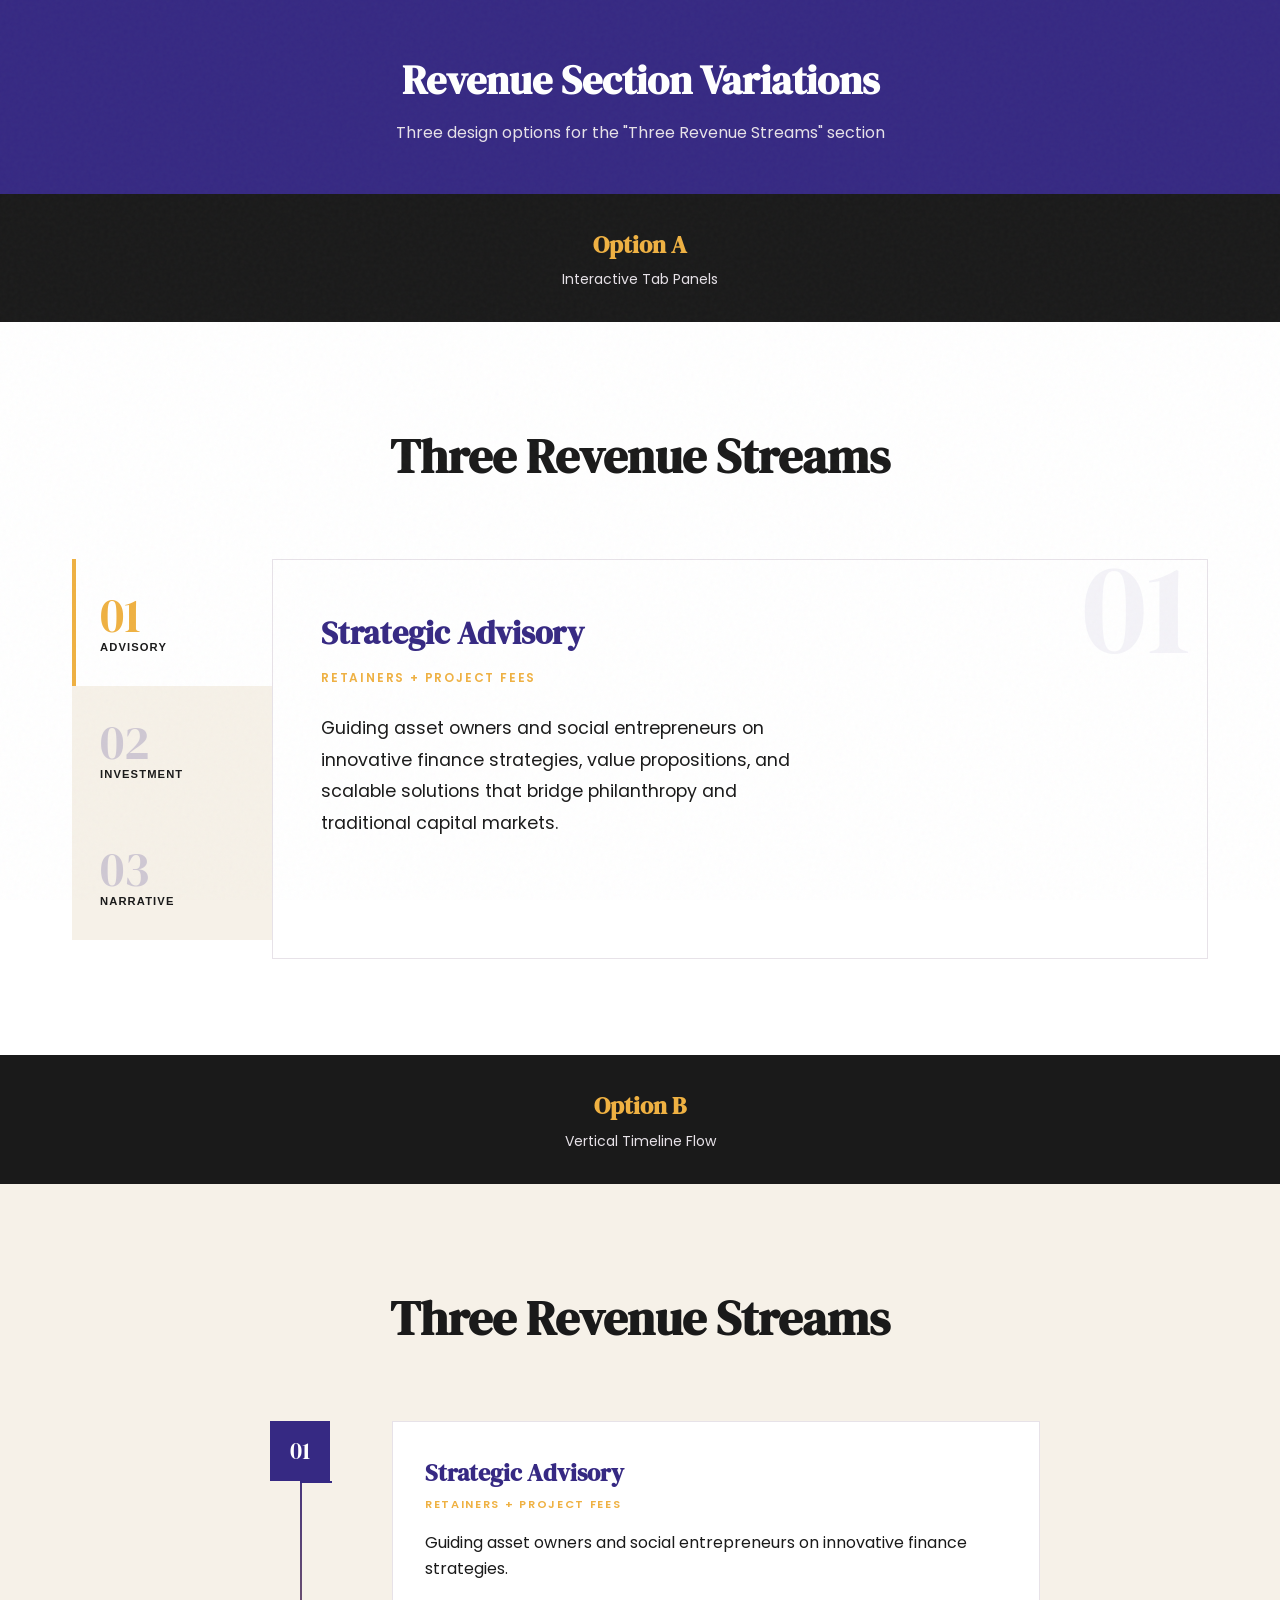
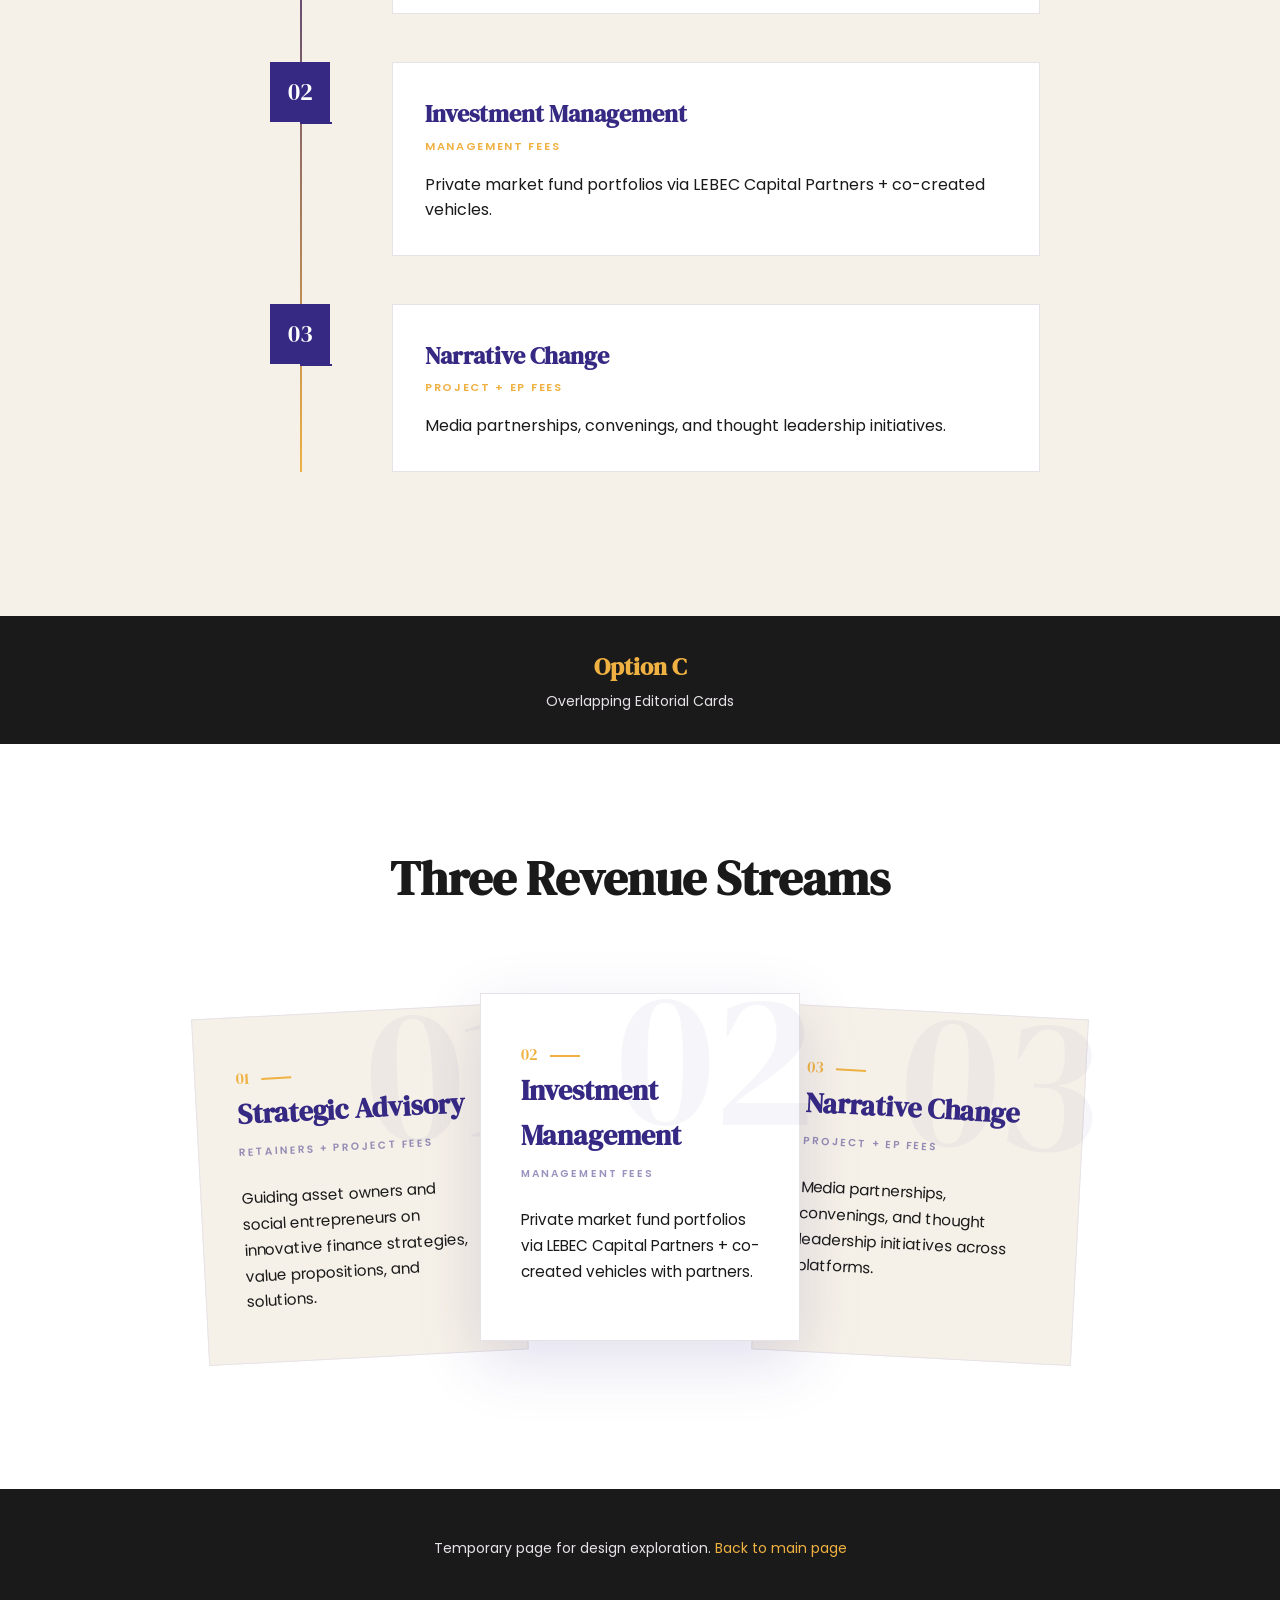
<file: section-revenue.html>
<!DOCTYPE html>
<html lang="en">
<head>
  <meta charset="UTF-8">
  <meta name="viewport" content="width=device-width, initial-scale=1.0">
  <title>Revenue Section Variations | LEBEC</title>
  <meta name="robots" content="noindex, nofollow">

  <!-- Fonts -->
  <link rel="preconnect" href="https://fonts.googleapis.com">
  <link rel="preconnect" href="https://fonts.gstatic.com" crossorigin>
  <link href="https://fonts.googleapis.com/css2?family=DM+Serif+Display:ital@0;1&family=Poppins:wght@400;500;600;700&display=swap" rel="stylesheet">

  <style>
    /* ===========================================
       BASE STYLES & VARIABLES
       =========================================== */

    :root {
      --royal: #362983;
      --royal-dark: #2a1f66;
      --royal-light: #4a3a9f;
      --mustard: #EFB142;
      --mustard-dark: #d9a03a;
      --olive: #3FA162;
      --ivory: #F6F1E8;
      --lilac: #E7E2E8;
      --sky: #CFDFE8;
      --mint: #CEDDC7;
      --black: #1a1a1a;
      --white: #FFFFFF;

      --font-display: 'DM Serif Display', Georgia, serif;
      --font-body: 'Poppins', system-ui, sans-serif;
    }

    * {
      margin: 0;
      padding: 0;
      box-sizing: border-box;
    }

    body {
      font-family: var(--font-body);
      background: var(--ivory);
      color: var(--black);
      line-height: 1.6;
    }

    /* Noise texture overlay */
    .noise {
      position: fixed;
      top: 0;
      left: 0;
      width: 100%;
      height: 100%;
      pointer-events: none;
      z-index: 9999;
      opacity: 0.03;
      background-image: url("data:image/svg+xml,%3Csvg viewBox='0 0 256 256' xmlns='http://www.w3.org/2000/svg'%3E%3Cfilter id='noise'%3E%3CfeTurbulence type='fractalNoise' baseFrequency='0.9' numOctaves='4' stitchTiles='stitch'/%3E%3C/filter%3E%3Crect width='100%25' height='100%25' filter='url(%23noise)'/%3E%3C/svg%3E");
    }

    .container {
      max-width: 1200px;
      margin: 0 auto;
      padding: 0 2rem;
    }

    /* Page Header */
    .page-header {
      background: var(--royal);
      color: var(--white);
      padding: 3rem 0;
      text-align: center;
    }

    .page-header h1 {
      font-family: var(--font-display);
      font-size: 2.5rem;
      margin-bottom: 0.5rem;
    }

    .page-header p {
      color: var(--lilac);
      font-size: 1rem;
    }

    /* Section Divider */
    .section-divider {
      padding: 2rem 0;
      text-align: center;
      background: var(--black);
      color: var(--white);
    }

    .section-divider h2 {
      font-family: var(--font-display);
      font-size: 1.5rem;
      color: var(--mustard);
      margin-bottom: 0.25rem;
    }

    .section-divider p {
      font-size: 0.875rem;
      color: var(--lilac);
    }

    /* ===========================================
       OPTION A: INTERACTIVE TAB PANELS
       =========================================== */

    .option-a {
      background: var(--white);
      padding: 6rem 0;
    }

    .option-a .section-title {
      font-family: var(--font-display);
      font-size: clamp(2rem, 5vw, 3rem);
      text-align: center;
      margin-bottom: 4rem;
    }

    .tabs-container {
      display: flex;
      gap: 0;
      min-height: 400px;
    }

    .tabs-nav {
      display: flex;
      flex-direction: column;
      width: 200px;
      flex-shrink: 0;
    }

    .tab-btn {
      padding: 2rem 1.5rem;
      background: var(--ivory);
      border: none;
      border-left: 4px solid transparent;
      cursor: pointer;
      text-align: left;
      transition: all 0.3s ease;
      position: relative;
    }

    .tab-btn:hover {
      background: var(--lilac);
    }

    .tab-btn.active {
      background: var(--white);
      border-left-color: var(--mustard);
    }

    .tab-btn .tab-number {
      font-family: var(--font-display);
      font-size: 3rem;
      color: var(--royal);
      opacity: 0.2;
      line-height: 1;
      display: block;
      transition: opacity 0.3s;
    }

    .tab-btn.active .tab-number {
      opacity: 1;
      color: var(--mustard);
    }

    .tab-btn .tab-label {
      font-size: 0.7rem;
      font-weight: 600;
      letter-spacing: 0.1em;
      text-transform: uppercase;
      color: var(--black);
      margin-top: 0.5rem;
    }

    .tabs-content {
      flex: 1;
      background: var(--white);
      border: 1px solid var(--lilac);
      position: relative;
      overflow: hidden;
    }

    .tab-panel {
      position: absolute;
      inset: 0;
      padding: 3rem;
      opacity: 0;
      visibility: hidden;
      transform: translateX(20px);
      transition: all 0.4s ease;
    }

    .tab-panel.active {
      opacity: 1;
      visibility: visible;
      transform: translateX(0);
    }

    .tab-panel .panel-number {
      font-family: var(--font-display);
      font-size: 8rem;
      color: var(--royal);
      opacity: 0.05;
      position: absolute;
      top: -1rem;
      right: 1rem;
      line-height: 1;
    }

    .tab-panel h3 {
      font-family: var(--font-display);
      font-size: 2rem;
      color: var(--royal);
      margin-bottom: 0.5rem;
    }

    .tab-panel .panel-type {
      font-size: 0.75rem;
      font-weight: 600;
      letter-spacing: 0.15em;
      text-transform: uppercase;
      color: var(--mustard);
      margin-bottom: 1.5rem;
    }

    .tab-panel p {
      font-size: 1.1rem;
      line-height: 1.8;
      color: var(--black);
      max-width: 500px;
    }

    @media (max-width: 768px) {
      .tabs-container {
        flex-direction: column;
      }
      .tabs-nav {
        flex-direction: row;
        width: 100%;
      }
      .tab-btn {
        flex: 1;
        text-align: center;
        border-left: none;
        border-bottom: 4px solid transparent;
      }
      .tab-btn.active {
        border-bottom-color: var(--mustard);
      }
    }

    /* ===========================================
       OPTION B: VERTICAL TIMELINE FLOW
       =========================================== */

    .option-b {
      background: var(--ivory);
      padding: 6rem 0;
    }

    .option-b .section-title {
      font-family: var(--font-display);
      font-size: clamp(2rem, 5vw, 3rem);
      text-align: center;
      margin-bottom: 4rem;
    }

    .timeline {
      position: relative;
      max-width: 800px;
      margin: 0 auto;
    }

    .timeline::before {
      content: '';
      position: absolute;
      left: 60px;
      top: 0;
      bottom: 0;
      width: 2px;
      background: linear-gradient(180deg, var(--royal) 0%, var(--mustard) 100%);
    }

    .timeline-item {
      display: flex;
      gap: 2rem;
      margin-bottom: 3rem;
      position: relative;
    }

    .timeline-marker {
      width: 120px;
      flex-shrink: 0;
      display: flex;
      flex-direction: column;
      align-items: center;
      position: relative;
    }

    .timeline-number {
      width: 60px;
      height: 60px;
      background: var(--royal);
      color: var(--white);
      font-family: var(--font-display);
      font-size: 1.5rem;
      display: flex;
      align-items: center;
      justify-content: center;
      position: relative;
      z-index: 1;
      transition: all 0.3s ease;
    }

    .timeline-item:hover .timeline-number {
      background: var(--mustard);
      color: var(--black);
      transform: scale(1.1);
    }

    .timeline-connector {
      position: absolute;
      left: 60px;
      top: 60px;
      width: 2rem;
      height: 2px;
      background: var(--royal);
    }

    .timeline-content {
      flex: 1;
      background: var(--white);
      padding: 2rem;
      border: 1px solid var(--lilac);
      position: relative;
      transition: all 0.3s ease;
      overflow: hidden;
    }

    .timeline-content::before {
      content: '';
      position: absolute;
      top: 0;
      left: 0;
      width: 4px;
      height: 100%;
      background: var(--royal);
      transform: scaleY(0);
      transform-origin: top;
      transition: transform 0.3s ease;
    }

    .timeline-item:hover .timeline-content {
      transform: translateX(8px);
      box-shadow: 0 10px 40px rgba(54,41,131,0.1);
    }

    .timeline-item:hover .timeline-content::before {
      transform: scaleY(1);
    }

    .timeline-content h3 {
      font-family: var(--font-display);
      font-size: 1.5rem;
      color: var(--royal);
      margin-bottom: 0.25rem;
    }

    .timeline-content .content-type {
      font-size: 0.7rem;
      font-weight: 600;
      letter-spacing: 0.15em;
      text-transform: uppercase;
      color: var(--mustard);
      margin-bottom: 1rem;
    }

    .timeline-content p {
      font-size: 1rem;
      color: var(--black);
      line-height: 1.6;
    }

    .timeline-expanded {
      max-height: 0;
      overflow: hidden;
      transition: max-height 0.4s ease;
    }

    .timeline-item:hover .timeline-expanded {
      max-height: 100px;
    }

    .timeline-expanded p {
      padding-top: 1rem;
      font-size: 0.9rem;
      color: var(--black);
      opacity: 0.7;
      font-style: italic;
    }

    @media (max-width: 600px) {
      .timeline::before {
        left: 30px;
      }
      .timeline-marker {
        width: 60px;
      }
      .timeline-number {
        width: 40px;
        height: 40px;
        font-size: 1rem;
      }
      .timeline-connector {
        left: 30px;
        top: 40px;
      }
    }

    /* ===========================================
       OPTION C: OVERLAPPING EDITORIAL CARDS
       =========================================== */

    .option-c {
      background: var(--white);
      padding: 6rem 0;
      overflow: hidden;
    }

    .option-c .section-title {
      font-family: var(--font-display);
      font-size: clamp(2rem, 5vw, 3rem);
      text-align: center;
      margin-bottom: 4rem;
    }

    .editorial-cards {
      display: flex;
      justify-content: center;
      align-items: stretch;
      gap: 0;
      perspective: 1000px;
      padding: 2rem 0;
    }

    .editorial-card {
      width: 320px;
      background: var(--ivory);
      padding: 3rem 2.5rem;
      position: relative;
      transition: all 0.5s cubic-bezier(0.23, 1, 0.32, 1);
      cursor: pointer;
      border: 1px solid var(--lilac);
    }

    .editorial-card:nth-child(1) {
      transform: rotate(-3deg) translateX(40px);
      z-index: 1;
    }

    .editorial-card:nth-child(2) {
      transform: rotate(0deg) translateY(-20px);
      z-index: 2;
      background: var(--white);
      box-shadow: 0 20px 60px rgba(54,41,131,0.15);
    }

    .editorial-card:nth-child(3) {
      transform: rotate(3deg) translateX(-40px);
      z-index: 1;
    }

    .editorial-card:hover {
      z-index: 10;
      transform: rotate(0deg) translateY(-30px) scale(1.05);
      box-shadow: 0 30px 80px rgba(54,41,131,0.2);
      background: var(--white);
    }

    .editorial-card .card-bg-number {
      font-family: var(--font-display);
      font-size: 12rem;
      color: var(--royal);
      opacity: 0.04;
      position: absolute;
      top: -2rem;
      right: -1rem;
      line-height: 1;
      transition: all 0.5s ease;
    }

    .editorial-card:hover .card-bg-number {
      opacity: 0.08;
      transform: scale(1.1);
    }

    .editorial-card .card-number {
      font-family: var(--font-display);
      font-size: 1rem;
      color: var(--mustard);
      margin-bottom: 1rem;
      position: relative;
    }

    .editorial-card .card-number::after {
      content: '';
      display: inline-block;
      width: 30px;
      height: 2px;
      background: var(--mustard);
      margin-left: 0.75rem;
      vertical-align: middle;
    }

    .editorial-card h3 {
      font-family: var(--font-display);
      font-size: 1.75rem;
      color: var(--royal);
      margin-bottom: 0.5rem;
      position: relative;
    }

    .editorial-card .card-type {
      font-size: 0.65rem;
      font-weight: 600;
      letter-spacing: 0.2em;
      text-transform: uppercase;
      color: var(--royal);
      opacity: 0.5;
      margin-bottom: 1.5rem;
    }

    .editorial-card p {
      font-size: 0.95rem;
      color: var(--black);
      line-height: 1.7;
      position: relative;
    }

    .editorial-card .card-arrow {
      position: absolute;
      bottom: 2rem;
      right: 2rem;
      width: 40px;
      height: 40px;
      background: var(--royal);
      display: flex;
      align-items: center;
      justify-content: center;
      opacity: 0;
      transform: translateX(-10px);
      transition: all 0.3s ease;
    }

    .editorial-card:hover .card-arrow {
      opacity: 1;
      transform: translateX(0);
    }

    .editorial-card .card-arrow svg {
      width: 20px;
      height: 20px;
      stroke: var(--white);
    }

    @media (max-width: 1000px) {
      .editorial-cards {
        flex-direction: column;
        align-items: center;
        gap: 1.5rem;
      }
      .editorial-card,
      .editorial-card:nth-child(1),
      .editorial-card:nth-child(2),
      .editorial-card:nth-child(3) {
        transform: none;
        width: 100%;
        max-width: 400px;
      }
    }

    /* ===========================================
       FOOTER NOTE
       =========================================== */

    .footer-note {
      background: var(--black);
      color: var(--lilac);
      padding: 3rem 0;
      text-align: center;
    }

    .footer-note p {
      font-size: 0.875rem;
    }

    .footer-note a {
      color: var(--mustard);
      text-decoration: none;
    }

    .footer-note a:hover {
      text-decoration: underline;
    }
  </style>
</head>
<body>

  <!-- Noise Texture -->
  <div class="noise"></div>

  <!-- Page Header -->
  <header class="page-header">
    <div class="container">
      <h1>Revenue Section Variations</h1>
      <p>Three design options for the "Three Revenue Streams" section</p>
    </div>
  </header>

  <!-- OPTION A: Interactive Tab Panels -->
  <div class="section-divider">
    <div class="container">
      <h2>Option A</h2>
      <p>Interactive Tab Panels</p>
    </div>
  </div>

  <section class="option-a">
    <div class="container">
      <h2 class="section-title">Three Revenue Streams</h2>

      <div class="tabs-container">
        <div class="tabs-nav">
          <button class="tab-btn active" data-tab="tab1">
            <span class="tab-number">01</span>
            <span class="tab-label">Advisory</span>
          </button>
          <button class="tab-btn" data-tab="tab2">
            <span class="tab-number">02</span>
            <span class="tab-label">Investment</span>
          </button>
          <button class="tab-btn" data-tab="tab3">
            <span class="tab-number">03</span>
            <span class="tab-label">Narrative</span>
          </button>
        </div>

        <div class="tabs-content">
          <div class="tab-panel active" id="tab1">
            <span class="panel-number">01</span>
            <h3>Strategic Advisory</h3>
            <p class="panel-type">Retainers + Project Fees</p>
            <p>Guiding asset owners and social entrepreneurs on innovative finance strategies, value propositions, and scalable solutions that bridge philanthropy and traditional capital markets.</p>
          </div>
          <div class="tab-panel" id="tab2">
            <span class="panel-number">02</span>
            <h3>Investment Management</h3>
            <p class="panel-type">Management Fees</p>
            <p>Building diversified private-market fund portfolios through LEBEC Capital Partners, deploying capital into high-impact opportunities and co-created vehicles with strategic partners.</p>
          </div>
          <div class="tab-panel" id="tab3">
            <span class="panel-number">03</span>
            <h3>Narrative Change</h3>
            <p class="panel-type">Project + EP Fees</p>
            <p>Challenging dominant narratives on philanthropy and finance through media partnerships, convenings, thought leadership initiatives, and executive producer roles.</p>
          </div>
        </div>
      </div>
    </div>
  </section>

  <!-- OPTION B: Vertical Timeline Flow -->
  <div class="section-divider">
    <div class="container">
      <h2>Option B</h2>
      <p>Vertical Timeline Flow</p>
    </div>
  </div>

  <section class="option-b">
    <div class="container">
      <h2 class="section-title">Three Revenue Streams</h2>

      <div class="timeline">
        <div class="timeline-item">
          <div class="timeline-marker">
            <div class="timeline-number">01</div>
            <div class="timeline-connector"></div>
          </div>
          <div class="timeline-content">
            <h3>Strategic Advisory</h3>
            <p class="content-type">Retainers + Project Fees</p>
            <p>Guiding asset owners and social entrepreneurs on innovative finance strategies.</p>
            <div class="timeline-expanded">
              <p>Value propositions, fund structures, and scalable solutions that bridge the gap between philanthropy and traditional capital markets.</p>
            </div>
          </div>
        </div>

        <div class="timeline-item">
          <div class="timeline-marker">
            <div class="timeline-number">02</div>
            <div class="timeline-connector"></div>
          </div>
          <div class="timeline-content">
            <h3>Investment Management</h3>
            <p class="content-type">Management Fees</p>
            <p>Private market fund portfolios via LEBEC Capital Partners + co-created vehicles.</p>
            <div class="timeline-expanded">
              <p>Deploying capital into high-impact opportunities with strategic partners like Integral Assets and ImpactAssets.</p>
            </div>
          </div>
        </div>

        <div class="timeline-item">
          <div class="timeline-marker">
            <div class="timeline-number">03</div>
            <div class="timeline-connector"></div>
          </div>
          <div class="timeline-content">
            <h3>Narrative Change</h3>
            <p class="content-type">Project + EP Fees</p>
            <p>Media partnerships, convenings, and thought leadership initiatives.</p>
            <div class="timeline-expanded">
              <p>Challenging dominant narratives on philanthropy and finance across global media platforms.</p>
            </div>
          </div>
        </div>
      </div>
    </div>
  </section>

  <!-- OPTION C: Overlapping Editorial Cards -->
  <div class="section-divider">
    <div class="container">
      <h2>Option C</h2>
      <p>Overlapping Editorial Cards</p>
    </div>
  </div>

  <section class="option-c">
    <div class="container">
      <h2 class="section-title">Three Revenue Streams</h2>

      <div class="editorial-cards">
        <div class="editorial-card">
          <span class="card-bg-number">01</span>
          <span class="card-number">01</span>
          <h3>Strategic Advisory</h3>
          <p class="card-type">Retainers + Project Fees</p>
          <p>Guiding asset owners and social entrepreneurs on innovative finance strategies, value propositions, and solutions.</p>
          <div class="card-arrow">
            <svg viewBox="0 0 24 24" fill="none" stroke="currentColor" stroke-width="2">
              <path d="M5 12h14M12 5l7 7-7 7"/>
            </svg>
          </div>
        </div>

        <div class="editorial-card">
          <span class="card-bg-number">02</span>
          <span class="card-number">02</span>
          <h3>Investment Management</h3>
          <p class="card-type">Management Fees</p>
          <p>Private market fund portfolios via LEBEC Capital Partners + co-created vehicles with partners.</p>
          <div class="card-arrow">
            <svg viewBox="0 0 24 24" fill="none" stroke="currentColor" stroke-width="2">
              <path d="M5 12h14M12 5l7 7-7 7"/>
            </svg>
          </div>
        </div>

        <div class="editorial-card">
          <span class="card-bg-number">03</span>
          <span class="card-number">03</span>
          <h3>Narrative Change</h3>
          <p class="card-type">Project + EP Fees</p>
          <p>Media partnerships, convenings, and thought leadership initiatives across platforms.</p>
          <div class="card-arrow">
            <svg viewBox="0 0 24 24" fill="none" stroke="currentColor" stroke-width="2">
              <path d="M5 12h14M12 5l7 7-7 7"/>
            </svg>
          </div>
        </div>
      </div>
    </div>
  </section>

  <!-- Footer Note -->
  <footer class="footer-note">
    <div class="container">
      <p>Temporary page for design exploration. <a href="index.html">Back to main page</a></p>
    </div>
  </footer>

  <script>
    // Tab functionality for Option A
    document.addEventListener('DOMContentLoaded', () => {
      const tabBtns = document.querySelectorAll('.tab-btn');
      const tabPanels = document.querySelectorAll('.tab-panel');

      tabBtns.forEach(btn => {
        btn.addEventListener('click', () => {
          const targetTab = btn.dataset.tab;

          // Update buttons
          tabBtns.forEach(b => b.classList.remove('active'));
          btn.classList.add('active');

          // Update panels
          tabPanels.forEach(panel => {
            panel.classList.remove('active');
            if (panel.id === targetTab) {
              panel.classList.add('active');
            }
          });
        });
      });
    });
  </script>
</body>
</html>
</file>
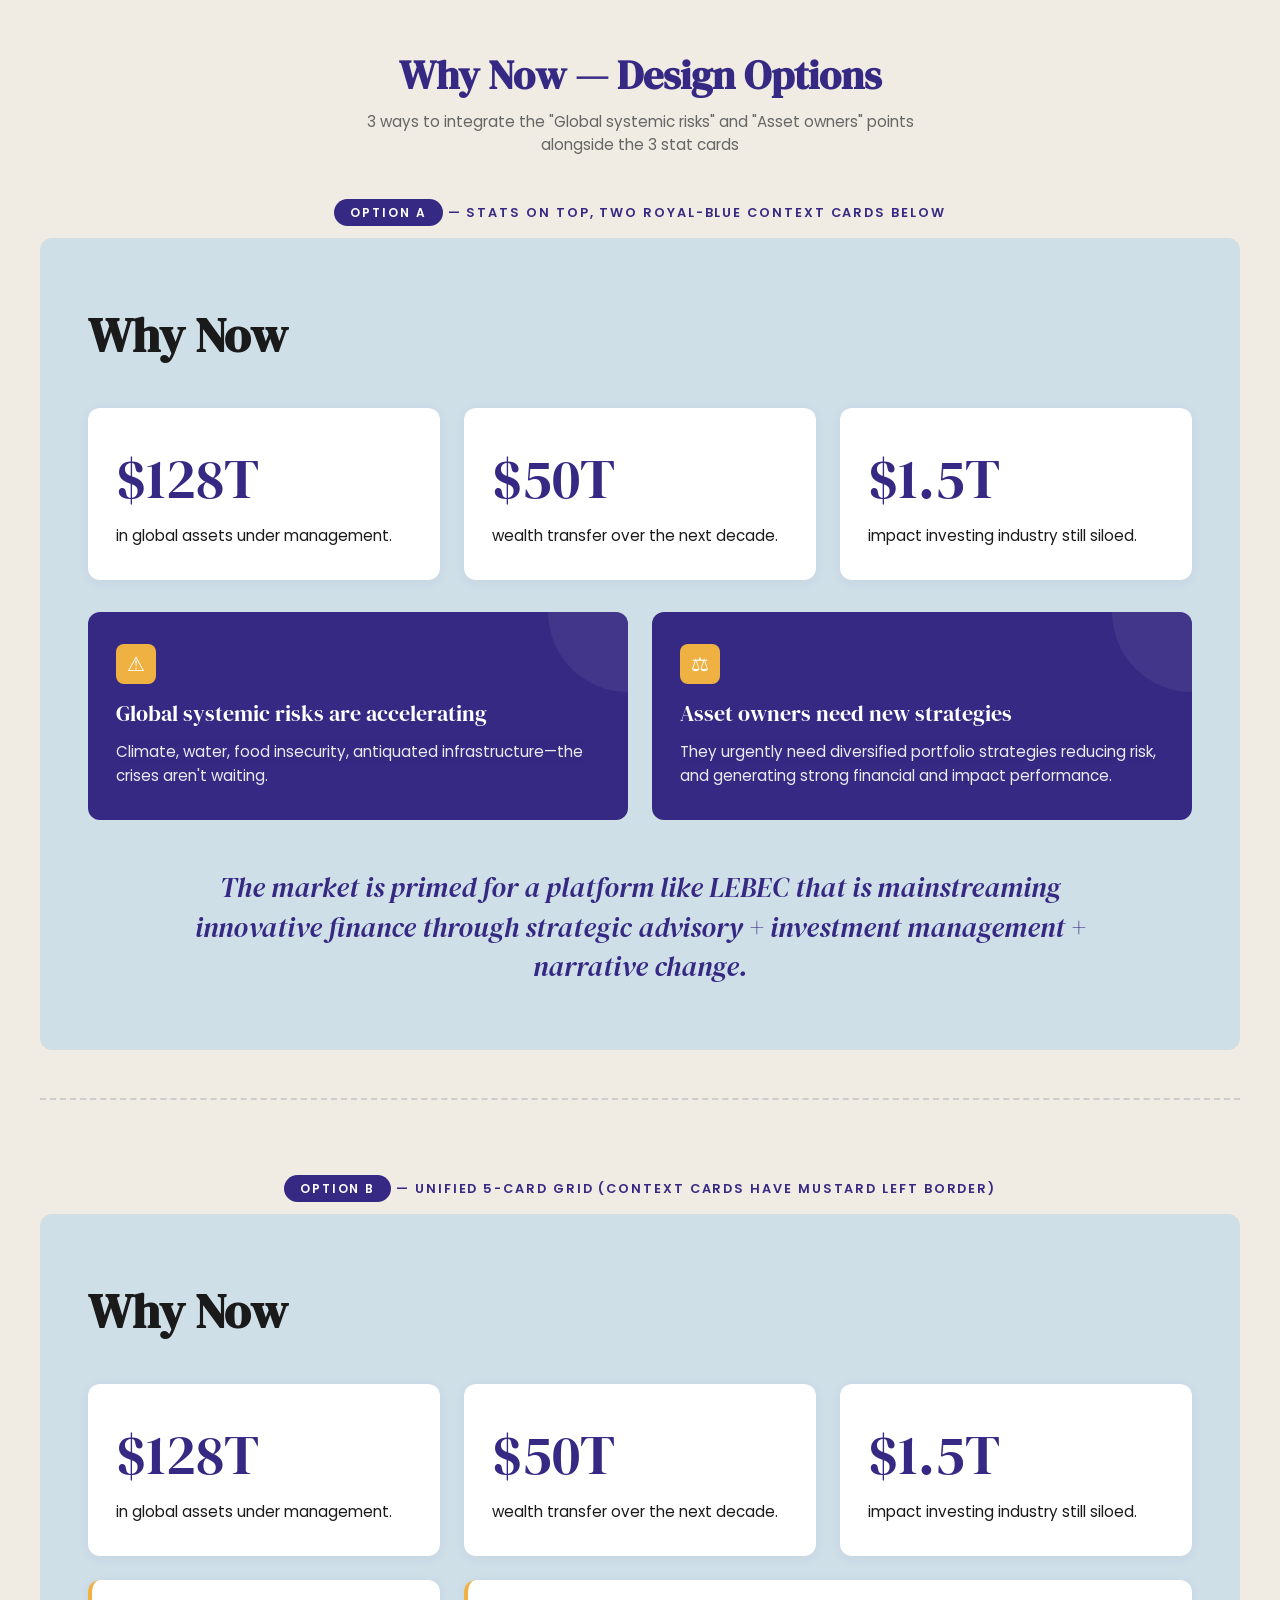
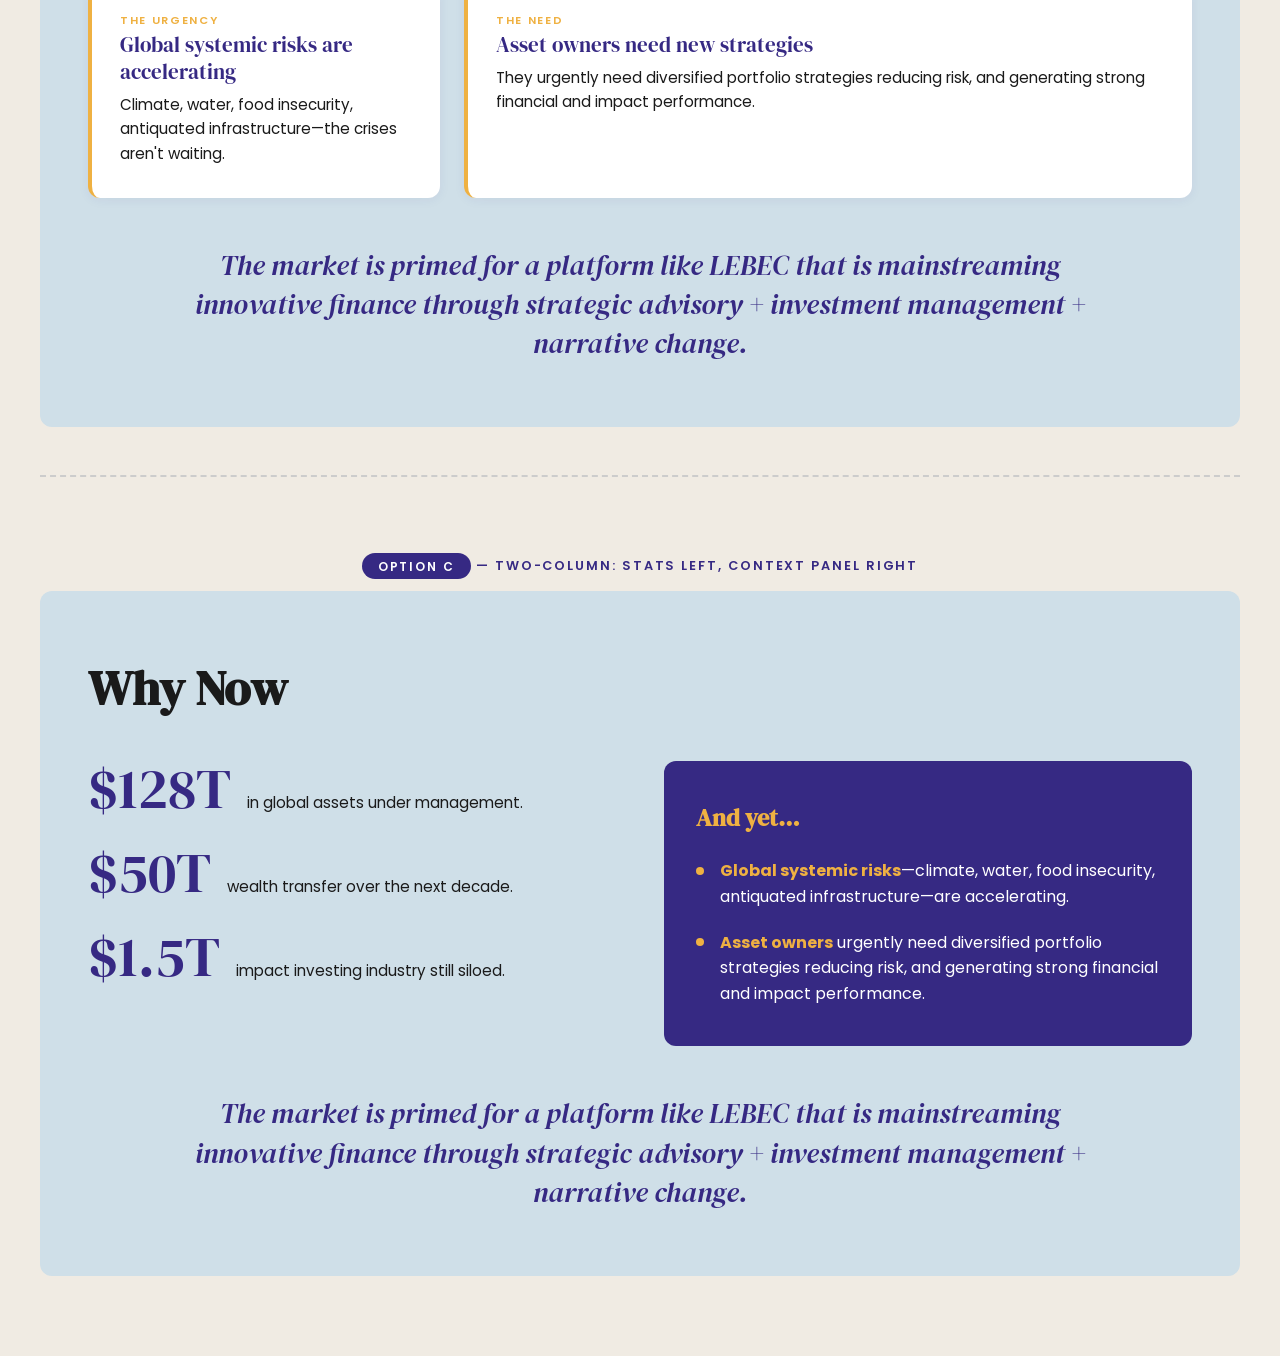
<file: whynow.html>
<!DOCTYPE html>
<html lang="en">
<head>
  <meta charset="UTF-8">
  <meta name="viewport" content="width=device-width, initial-scale=1.0">
  <title>Why Now - 3 Design Options | LEBEC</title>
  <meta name="robots" content="noindex, nofollow">

  <link rel="preconnect" href="https://fonts.googleapis.com">
  <link rel="preconnect" href="https://fonts.gstatic.com" crossorigin>
  <link href="https://fonts.googleapis.com/css2?family=DM+Serif+Display:ital@0;1&family=Poppins:wght@400;500;600;700&display=swap" rel="stylesheet">

  <style>
    :root {
      --royal: #362983;
      --royal-dark: #2a1f66;
      --mustard: #EFB142;
      --ivory: #F6F1E8;
      --lilac: #E7E2E8;
      --sky: #CFDFE8;
      --mint: #CEDDC7;
      --olive: #3FA162;
      --black: #1a1a1a;
      --white: #FFFFFF;
      --font-display: 'DM Serif Display', Georgia, serif;
      --font-body: 'Poppins', system-ui, sans-serif;
    }

    * { margin: 0; padding: 0; box-sizing: border-box; }

    body {
      font-family: var(--font-body);
      background: #f0ebe3;
      color: var(--black);
    }

    .page-header {
      text-align: center;
      padding: 3rem 2rem 1rem;
    }

    .page-header h1 {
      font-family: var(--font-display);
      font-size: 2.5rem;
      color: var(--royal);
    }

    .page-header p {
      color: #666;
      margin-top: 0.5rem;
      font-size: 0.95rem;
      max-width: 600px;
      margin-left: auto;
      margin-right: auto;
    }

    .option-label {
      text-align: center;
      padding: 2rem 2rem 1rem;
      font-family: var(--font-body);
      font-size: 0.8rem;
      font-weight: 600;
      letter-spacing: 0.15em;
      text-transform: uppercase;
      color: var(--royal);
    }

    .option-label span {
      background: var(--royal);
      color: white;
      padding: 0.3rem 1rem;
      border-radius: 100px;
      font-size: 0.75rem;
    }

    .divider {
      max-width: 1200px;
      margin: 3rem auto;
      border: none;
      border-top: 2px dashed #ccc;
    }

    /* =========================================
       SHARED
       ========================================= */

    .section {
      max-width: 1200px;
      margin: 0 auto 1rem;
      padding: 4rem clamp(1.5rem, 5vw, 3rem);
      background: var(--sky);
      border-radius: 12px;
    }

    .section-title {
      font-family: var(--font-display);
      font-size: clamp(2rem, 4vw, 3rem);
      color: var(--black);
      margin-bottom: 2.5rem;
    }

    .summary-text {
      font-family: var(--font-display);
      font-size: clamp(1.25rem, 2.5vw, 1.75rem);
      font-style: italic;
      color: var(--royal);
      text-align: center;
      max-width: 900px;
      margin: 0 auto;
      line-height: 1.4;
      font-weight: 400;
    }

    /* =========================================
       OPTION A: Stats top + royal context cards below
       ========================================= */

    .opt-a .stats-row {
      display: grid;
      grid-template-columns: repeat(3, 1fr);
      gap: 1.5rem;
      margin-bottom: 2rem;
    }

    .opt-a .stat-card {
      background: var(--white);
      border-radius: 12px;
      padding: 2rem 1.75rem;
      box-shadow: 0 2px 12px rgba(54,41,131,0.06);
    }

    .opt-a .stat-number {
      font-family: var(--font-display);
      font-size: clamp(2.5rem, 5vw, 3.5rem);
      color: var(--royal);
      margin-bottom: 0.5rem;
    }

    .opt-a .stat-label {
      font-size: 0.95rem;
      color: var(--black);
      line-height: 1.5;
    }

    .opt-a .context-row {
      display: grid;
      grid-template-columns: 1fr 1fr;
      gap: 1.5rem;
      margin-bottom: 3rem;
    }

    .opt-a .context-card {
      background: var(--royal);
      color: white;
      border-radius: 12px;
      padding: 2rem 1.75rem;
      position: relative;
      overflow: hidden;
    }

    .opt-a .context-card::before {
      content: '';
      position: absolute;
      top: 0;
      right: 0;
      width: 80px;
      height: 80px;
      background: rgba(255,255,255,0.06);
      border-radius: 0 12px 0 80px;
    }

    .opt-a .context-icon {
      width: 40px;
      height: 40px;
      background: var(--mustard);
      border-radius: 8px;
      display: flex;
      align-items: center;
      justify-content: center;
      margin-bottom: 1rem;
      font-size: 1.25rem;
    }

    .opt-a .context-title {
      font-family: var(--font-display);
      font-size: 1.35rem;
      margin-bottom: 0.75rem;
      line-height: 1.3;
    }

    .opt-a .context-desc {
      font-size: 0.95rem;
      line-height: 1.6;
      opacity: 0.9;
    }


    /* =========================================
       OPTION B: 5-card grid, mustard accent border
       ========================================= */

    .opt-b .unified-grid {
      display: grid;
      grid-template-columns: repeat(3, 1fr);
      grid-template-rows: auto auto;
      gap: 1.5rem;
      margin-bottom: 3rem;
    }

    .opt-b .card {
      background: var(--white);
      border-radius: 12px;
      padding: 2rem 1.75rem;
      box-shadow: 0 2px 12px rgba(54,41,131,0.06);
    }

    .opt-b .card--accent {
      background: var(--white);
      border-left: 4px solid var(--mustard);
    }

    .opt-b .card--accent:nth-child(4) {
      grid-column: 1 / 2;
    }

    .opt-b .card--accent:nth-child(5) {
      grid-column: 2 / 4;
    }

    .opt-b .card .stat-number {
      font-family: var(--font-display);
      font-size: clamp(2.5rem, 5vw, 3.5rem);
      color: var(--royal);
      margin-bottom: 0.5rem;
    }

    .opt-b .card .stat-label {
      font-size: 0.95rem;
      color: var(--black);
      line-height: 1.5;
    }

    .opt-b .card .context-label {
      font-size: 0.7rem;
      font-weight: 600;
      letter-spacing: 0.15em;
      text-transform: uppercase;
      color: var(--mustard);
      margin-bottom: 0.13rem;
    }

    .opt-b .card .context-title {
      font-family: var(--font-display);
      font-size: 1.3rem;
      color: var(--royal);
      margin-bottom: 0.5rem;
      line-height: 1.3;
    }

    .opt-b .card .context-desc {
      font-size: 0.95rem;
      color: var(--black);
      line-height: 1.6;
    }


    /* =========================================
       OPTION C: Two-column layout
       ========================================= */

    .opt-c .two-col {
      display: grid;
      grid-template-columns: 1fr 1fr;
      gap: 3rem;
      align-items: start;
      margin-bottom: 3rem;
    }

    .opt-c .stats-column {
      display: flex;
      flex-direction: column;
      gap: 1.75rem;
    }

    .opt-c .stat-item {
      display: flex;
      align-items: baseline;
      gap: 1rem;
    }

    .opt-c .stat-number {
      font-family: var(--font-display);
      font-size: clamp(2.5rem, 5vw, 3.5rem);
      color: var(--royal);
      white-space: nowrap;
      line-height: 1;
    }

    .opt-c .stat-label {
      font-size: 0.95rem;
      color: var(--black);
      line-height: 1.5;
    }

    .opt-c .context-panel {
      background: var(--royal);
      color: white;
      border-radius: 12px;
      padding: 2.5rem 2rem;
    }

    .opt-c .context-panel h3 {
      font-family: var(--font-display);
      font-size: 1.5rem;
      margin-bottom: 1.5rem;
      color: var(--mustard);
    }

    .opt-c .context-list {
      list-style: none;
      padding: 0;
      display: flex;
      flex-direction: column;
      gap: 1.25rem;
    }

    .opt-c .context-list li {
      font-size: 1rem;
      line-height: 1.6;
      padding-left: 1.5rem;
      position: relative;
    }

    .opt-c .context-list li::before {
      content: '';
      position: absolute;
      left: 0;
      top: 0.55em;
      width: 8px;
      height: 8px;
      background: var(--mustard);
      border-radius: 50%;
    }

    .opt-c .context-list li strong {
      color: var(--mustard);
    }


    /* =========================================
       RESPONSIVE
       ========================================= */

    @media (max-width: 900px) {
      .opt-a .stats-row { grid-template-columns: 1fr; }
      .opt-a .context-row { grid-template-columns: 1fr; }
      .opt-b .unified-grid { grid-template-columns: 1fr; }
      .opt-b .card--accent:nth-child(4),
      .opt-b .card--accent:nth-child(5) { grid-column: span 1; }
      .opt-c .two-col { grid-template-columns: 1fr; gap: 2rem; }
    }
  </style>
</head>
<body>

  <div class="page-header">
    <h1>Why Now &mdash; Design Options</h1>
    <p>3 ways to integrate the "Global systemic risks" and "Asset owners" points alongside the 3 stat cards</p>
  </div>

  <!-- ============ OPTION A ============ -->
  <div class="option-label"><span>Option A</span> &mdash; Stats on top, two royal-blue context cards below</div>

  <section class="section opt-a">
    <h2 class="section-title">Why Now</h2>

    <div class="stats-row">
      <div class="stat-card">
        <div class="stat-number">$128T</div>
        <div class="stat-label">in global assets under management.</div>
      </div>
      <div class="stat-card">
        <div class="stat-number">$50T</div>
        <div class="stat-label">wealth transfer over the next decade.</div>
      </div>
      <div class="stat-card">
        <div class="stat-number">$1.5T</div>
        <div class="stat-label">impact investing industry still siloed.</div>
      </div>
    </div>

    <div class="context-row">
      <div class="context-card">
        <div class="context-icon">&#9888;</div>
        <div class="context-title">Global systemic risks are accelerating</div>
        <div class="context-desc">Climate, water, food insecurity, antiquated infrastructure&mdash;the crises aren't waiting.</div>
      </div>
      <div class="context-card">
        <div class="context-icon">&#9878;</div>
        <div class="context-title">Asset owners need new strategies</div>
        <div class="context-desc">They urgently need diversified portfolio strategies reducing risk, and generating strong financial and impact performance.</div>
      </div>
    </div>

    <p class="summary-text">The market is primed for a platform like LEBEC that is mainstreaming innovative finance through strategic advisory + investment management + narrative change.</p>
  </section>

  <hr class="divider">

  <!-- ============ OPTION B ============ -->
  <div class="option-label"><span>Option B</span> &mdash; Unified 5-card grid (context cards have mustard left border)</div>

  <section class="section opt-b">
    <h2 class="section-title">Why Now</h2>

    <div class="unified-grid">
      <div class="card">
        <div class="stat-number">$128T</div>
        <div class="stat-label">in global assets under management.</div>
      </div>
      <div class="card">
        <div class="stat-number">$50T</div>
        <div class="stat-label">wealth transfer over the next decade.</div>
      </div>
      <div class="card">
        <div class="stat-number">$1.5T</div>
        <div class="stat-label">impact investing industry still siloed.</div>
      </div>
      <div class="card card--accent">
        <div class="context-label">The urgency</div>
        <div class="context-title">Global systemic risks are accelerating</div>
        <div class="context-desc">Climate, water, food insecurity, antiquated infrastructure&mdash;the crises aren't waiting.</div>
      </div>
      <div class="card card--accent">
        <div class="context-label">The need</div>
        <div class="context-title">Asset owners need new strategies</div>
        <div class="context-desc">They urgently need diversified portfolio strategies reducing risk, and generating strong financial and impact performance.</div>
      </div>
    </div>

    <p class="summary-text">The market is primed for a platform like LEBEC that is mainstreaming innovative finance through strategic advisory + investment management + narrative change.</p>
  </section>

  <hr class="divider">

  <!-- ============ OPTION C ============ -->
  <div class="option-label"><span>Option C</span> &mdash; Two-column: stats left, context panel right</div>

  <section class="section opt-c">
    <h2 class="section-title">Why Now</h2>

    <div class="two-col">
      <div class="stats-column">
        <div class="stat-item">
          <div class="stat-number">$128T</div>
          <div class="stat-label">in global assets under management.</div>
        </div>
        <div class="stat-item">
          <div class="stat-number">$50T</div>
          <div class="stat-label">wealth transfer over the next decade.</div>
        </div>
        <div class="stat-item">
          <div class="stat-number">$1.5T</div>
          <div class="stat-label">impact investing industry still siloed.</div>
        </div>
      </div>

      <div class="context-panel">
        <h3>And yet&hellip;</h3>
        <ul class="context-list">
          <li><strong>Global systemic risks</strong>&mdash;climate, water, food insecurity, antiquated infrastructure&mdash;are accelerating.</li>
          <li><strong>Asset owners</strong> urgently need diversified portfolio strategies reducing risk, and generating strong financial and impact performance.</li>
        </ul>
      </div>
    </div>

    <p class="summary-text">The market is primed for a platform like LEBEC that is mainstreaming innovative finance through strategic advisory + investment management + narrative change.</p>
  </section>

  <div style="height: 4rem;"></div>

</body>
</html>
</file>
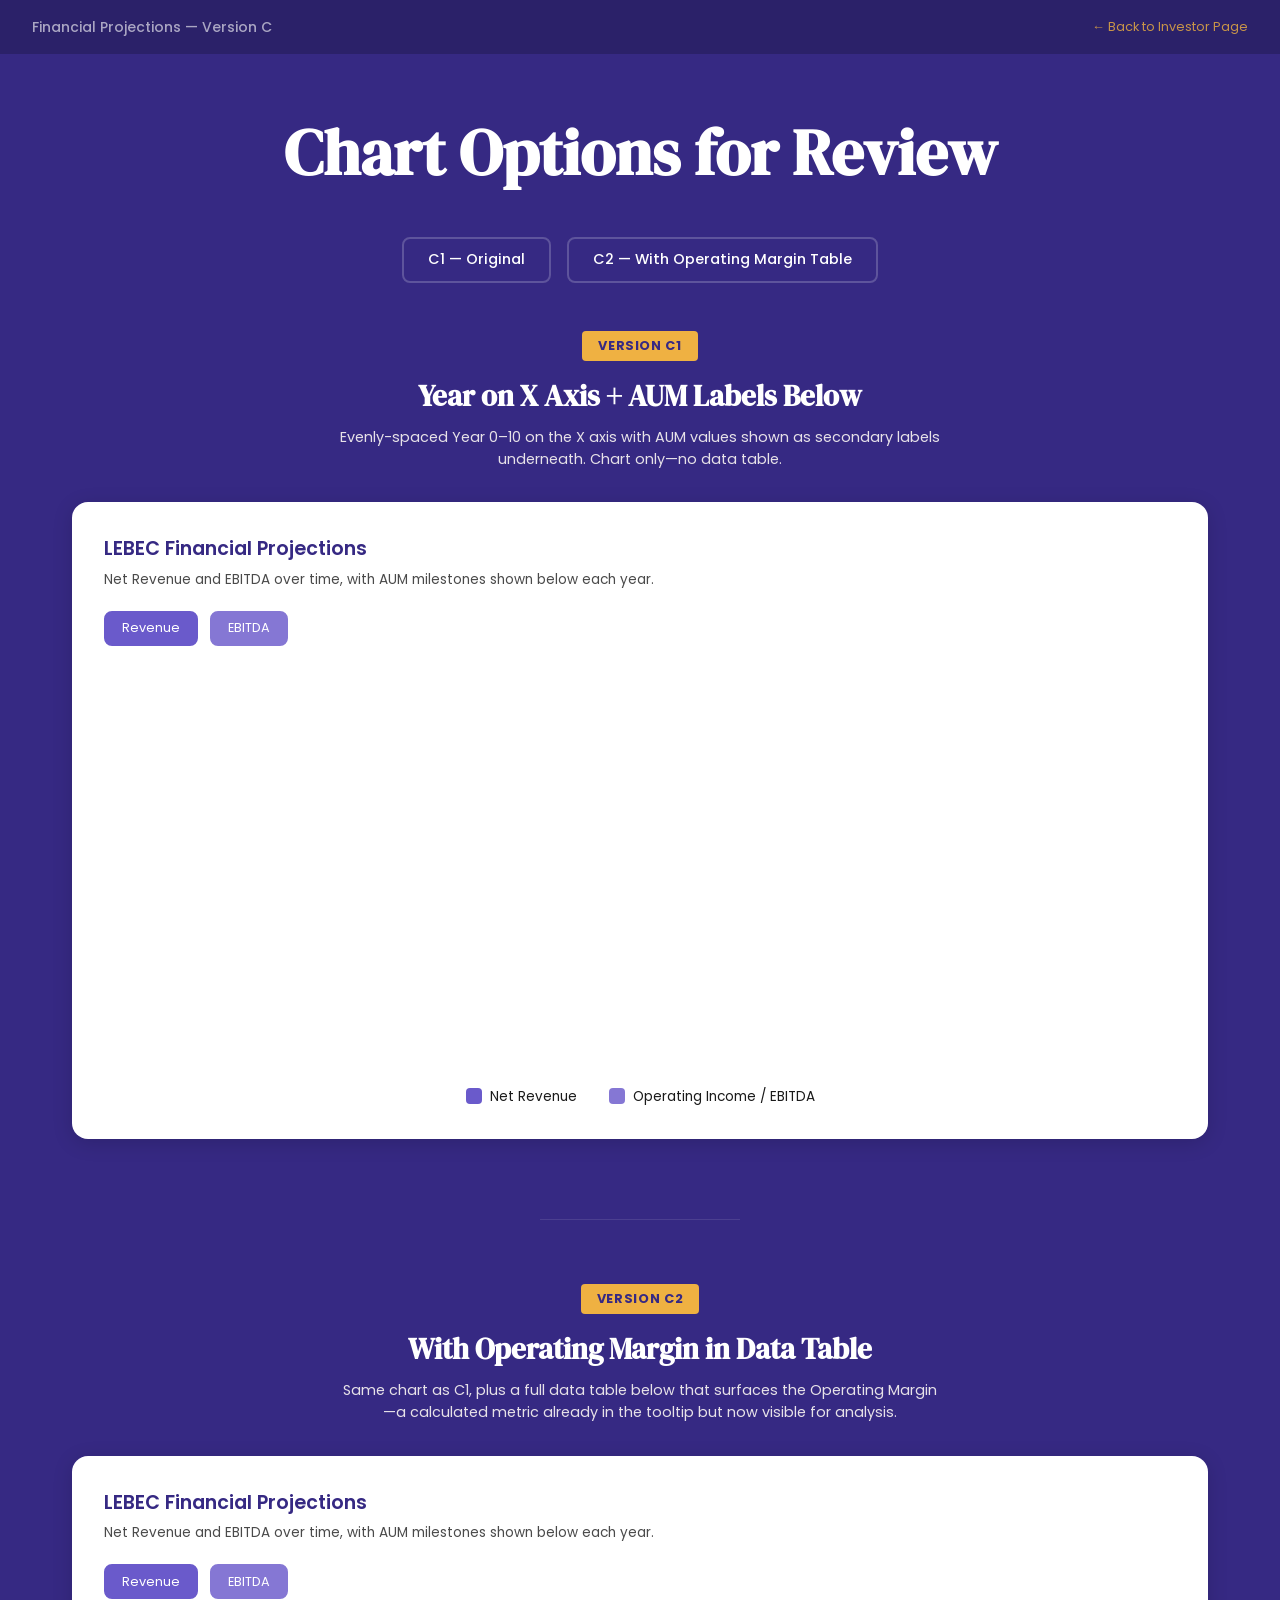
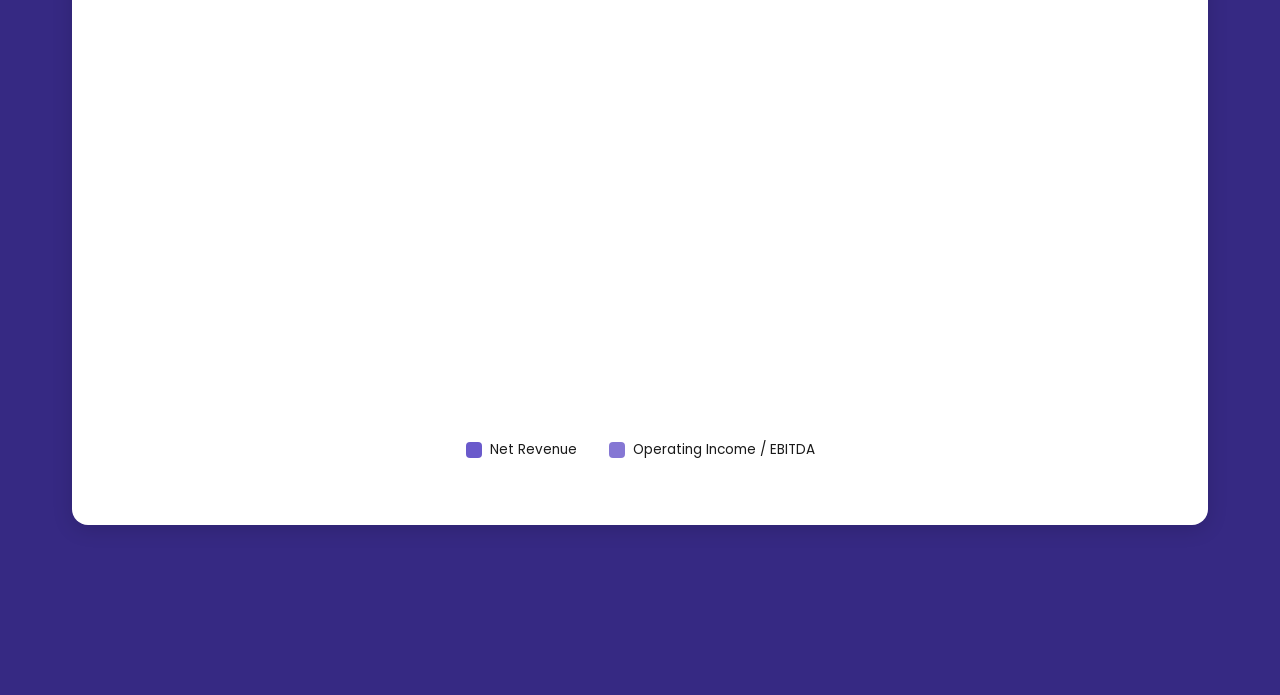
<file: chart-demos/financial-projections.html>
<!DOCTYPE html>
<html lang="en">
<head>
  <meta charset="UTF-8">
  <meta name="viewport" content="width=device-width, initial-scale=1.0">
  <title>Financial Projections — Version C | LEBEC</title>
  <meta name="robots" content="noindex, nofollow">

  <!-- Fonts -->
  <link rel="preconnect" href="https://fonts.googleapis.com">
  <link rel="preconnect" href="https://fonts.gstatic.com" crossorigin>
  <link href="https://fonts.googleapis.com/css2?family=DM+Serif+Display:ital@0;1&family=Poppins:wght@400;500;600;700&display=swap" rel="stylesheet">

  <!-- Styles -->
  <link rel="stylesheet" href="financial-projections.css">

  <!-- D3.js -->
  <script src="https://d3js.org/d3.v7.min.js"></script>

  <style>
    /* Version sections */
    .version-section {
      margin-bottom: 5rem;
      scroll-margin-top: 2rem;
    }
    .version-header {
      text-align: center;
      margin-bottom: 2rem;
    }
    .version-label {
      display: inline-block;
      background: var(--mustard-yellow);
      color: var(--royal-blue);
      font-weight: 700;
      font-size: 0.8rem;
      padding: 0.3rem 1rem;
      border-radius: 4px;
      text-transform: uppercase;
      letter-spacing: 0.05em;
      margin-bottom: 0.75rem;
    }
    .version-title {
      font-family: var(--font-display);
      font-size: 1.8rem;
      color: var(--white);
      margin-bottom: 0.5rem;
    }
    .version-desc {
      color: var(--lilac);
      font-size: 0.9rem;
      max-width: 600px;
      margin: 0 auto;
      line-height: 1.5;
    }

    /* Version nav */
    .version-nav {
      display: flex;
      gap: 1rem;
      justify-content: center;
      margin-bottom: 3rem;
      flex-wrap: wrap;
    }
    .version-nav a {
      padding: 0.6rem 1.5rem;
      border: 2px solid rgba(255,255,255,0.2);
      border-radius: 8px;
      color: var(--white);
      text-decoration: none;
      font-size: 0.9rem;
      font-weight: 500;
      transition: all 0.2s;
    }
    .version-nav a:hover {
      border-color: var(--mustard-yellow);
      background: rgba(255,255,255,0.05);
    }

    /* Chart cards */
    .chart-card {
      background: var(--white);
      border-radius: 16px;
      padding: 2rem;
      box-shadow: 0 4px 20px rgba(0,0,0,0.15);
    }
    .chart-card h3 {
      font-family: var(--font-title);
      font-size: 1.2rem;
      font-weight: 600;
      color: var(--royal-blue);
      margin-bottom: 0.25rem;
    }
    .chart-card .chart-description {
      color: var(--gray-600);
      font-size: 0.85rem;
      margin-bottom: 1.25rem;
    }

    /* Divider between versions */
    .version-divider {
      border: none;
      border-top: 1px solid rgba(255,255,255,0.1);
      margin: 4rem auto;
      max-width: 200px;
    }

    /* Zero line label */
    .zero-label {
      font-size: 10px;
      fill: #999;
      font-style: italic;
    }

    /* Operating Margin row highlight */
    .data-table tr.margin-row td {
      font-weight: 600;
      color: var(--royal-blue);
      background: rgba(54, 41, 131, 0.04);
      border-top: 2px solid var(--royal-blue);
      border-bottom: 2px solid var(--royal-blue);
    }
    .data-table tr.margin-row:hover td {
      background: rgba(54, 41, 131, 0.08);
    }

    /* Negative values in red */
    .data-table td.negative {
      color: #c0392b;
    }
  </style>
</head>
<body>

  <header class="page-header">
    <h1>Financial Projections — Version C</h1>
    <a href="../index.html" class="back-link">&larr; Back to Investor Page</a>
  </header>

  <main class="financials-section">

    <h2 class="section-title">Chart Options for Review</h2>

    <nav class="version-nav">
      <a href="#version-c1">C1 — Original</a>
      <a href="#version-c2">C2 — With Operating Margin Table</a>
    </nav>

    <!-- ============================================
         VERSION C1: Original (Year + AUM labels)
         ============================================ -->
    <div class="version-section" id="version-c1">
      <div class="version-header">
        <div class="version-label">Version C1</div>
        <h3 class="version-title">Year on X Axis + AUM Labels Below</h3>
        <p class="version-desc">Evenly-spaced Year 0&ndash;10 on the X axis with AUM values shown as secondary labels underneath. Chart only&mdash;no data table.</p>
      </div>

      <div class="chart-card">
        <h3>LEBEC Financial Projections</h3>
        <p class="chart-description">Net Revenue and EBITDA over time, with AUM milestones shown below each year.</p>

        <div class="chart-controls" id="controls-c1">
          <button class="toggle-btn active" data-metric="revenue">Revenue</button>
          <button class="toggle-btn active" data-metric="ebitda">EBITDA</button>
        </div>

        <div class="chart-container" id="chart-c1"></div>

        <div class="chart-legend">
          <div class="legend-item" data-metric="revenue">
            <div class="legend-color" style="background: var(--purple-58)"></div>
            <span>Net Revenue</span>
          </div>
          <div class="legend-item" data-metric="ebitda">
            <div class="legend-color" style="background: var(--purple-65)"></div>
            <span>Operating Income / EBITDA</span>
          </div>
        </div>
      </div>
    </div>

    <hr class="version-divider">

    <!-- ============================================
         VERSION C2: Chart + Data Table with Operating Margin
         ============================================ -->
    <div class="version-section" id="version-c2">
      <div class="version-header">
        <div class="version-label">Version C2</div>
        <h3 class="version-title">With Operating Margin in Data Table</h3>
        <p class="version-desc">Same chart as C1, plus a full data table below that surfaces the Operating Margin&mdash;a calculated metric already in the tooltip but now visible for analysis.</p>
      </div>

      <div class="chart-card">
        <h3>LEBEC Financial Projections</h3>
        <p class="chart-description">Net Revenue and EBITDA over time, with AUM milestones shown below each year.</p>

        <div class="chart-controls" id="controls-c2">
          <button class="toggle-btn active" data-metric="revenue">Revenue</button>
          <button class="toggle-btn active" data-metric="ebitda">EBITDA</button>
        </div>

        <div class="chart-container" id="chart-c2"></div>

        <div class="chart-legend">
          <div class="legend-item" data-metric="revenue">
            <div class="legend-color" style="background: var(--purple-58)"></div>
            <span>Net Revenue</span>
          </div>
          <div class="legend-item" data-metric="ebitda">
            <div class="legend-color" style="background: var(--purple-65)"></div>
            <span>Operating Income / EBITDA</span>
          </div>
        </div>

        <!-- Data Table with Operating Margin -->
        <div class="data-table" id="data-table-c2"></div>
      </div>
    </div>

  </main>

  <!-- Tooltip (shared) -->
  <div class="tooltip" id="tooltip"></div>

  <script>
    // ============================================
    // SHARED DATA & HELPERS
    // ============================================
    const data = [
      { year: 0,  yearLabel: 'Yr 0',  aum: 0,       totalRevenue: 740,    subAdvisory: 0,     netRevenue: 740,   otherExpenses: 723,   ebitda: 17,       margin: 2,   taxExpense: null, earningsAfterTax: null },
      { year: 1,  yearLabel: 'Yr 1',  aum: 50700,   totalRevenue: 1950,   subAdvisory: 1000,  netRevenue: 950,   otherExpenses: 1577,  ebitda: -626.90,  margin: -32, taxExpense: null, earningsAfterTax: null },
      { year: 2,  yearLabel: 'Yr 2',  aum: 100910,  totalRevenue: 3410,   subAdvisory: 1750,  netRevenue: 1660,  otherExpenses: 1837,  ebitda: -177.01,  margin: -5,  taxExpense: null, earningsAfterTax: null },
      { year: 3,  yearLabel: 'Yr 3',  aum: 201183,  totalRevenue: 6183,   subAdvisory: 3500,  netRevenue: 2683,  otherExpenses: 2655,  ebitda: 27.60,    margin: 0,   taxExpense: 7,    earningsAfterTax: 21 },
      { year: 4,  yearLabel: 'Yr 4',  aum: 401538,  totalRevenue: 11538,  subAdvisory: 6600,  netRevenue: 4938,  otherExpenses: 3895,  ebitda: 1043.05,  margin: 9,   taxExpense: 261,  earningsAfterTax: 782 },
      { year: 5,  yearLabel: 'Yr 5',  aum: 681999,  totalRevenue: 18999,  subAdvisory: 11220, netRevenue: 7779,  otherExpenses: 4951,  ebitda: 2828.47,  margin: 15,  taxExpense: 707,  earningsAfterTax: 2121 },
      { year: 6,  yearLabel: 'Yr 6',  aum: 1090599, totalRevenue: 29799,  subAdvisory: 17408, netRevenue: 12391, otherExpenses: 6772,  ebitda: 5618.58,  margin: 19,  taxExpense: 1405, earningsAfterTax: 4214 },
      { year: 7,  yearLabel: 'Yr 7',  aum: 1689779, totalRevenue: 45539,  subAdvisory: 26982, netRevenue: 18556, otherExpenses: 9306,  ebitda: 9249.97,  margin: 20,  taxExpense: 2312, earningsAfterTax: 6937 },
      { year: 8,  yearLabel: 'Yr 8',  aum: 2533992, totalRevenue: 67632,  subAdvisory: 40474, netRevenue: 27159, otherExpenses: 11856, ebitda: 15302.68, margin: 23,  taxExpense: 3826, earningsAfterTax: 11477 },
      { year: 9,  yearLabel: 'Yr 9',  aum: 3547150, totalRevenue: 94246,  subAdvisory: 56663, netRevenue: 37583, otherExpenses: 14915, ebitda: 22668.37, margin: 24,  taxExpense: 5667, earningsAfterTax: 17001 },
      { year: 10, yearLabel: 'Yr 10', aum: 4611295, totalRevenue: 122520, subAdvisory: 69058, netRevenue: 53462, otherExpenses: 18786, ebitda: 34675.66, margin: 28,  taxExpense: 8669, earningsAfterTax: 26007 }
    ];

    const colors = {
      aum: '#362983',
      revenue: '#6a5acb',
      ebitda: '#8577d4',
      axisLabel: '#4a4a4a'
    };

    const formatCurrencyK = (d) => {
      const abs = Math.abs(d);
      const sign = d < 0 ? '-' : '';
      if (abs >= 1000) return `${sign}$${(abs/1000).toFixed(1)}M`;
      return `${sign}$${abs.toFixed(0)}K`;
    };
    const formatAUM = (d) => {
      if (d >= 1000000) return `$${(d/1000000).toFixed(1)}B`;
      if (d >= 1000) return `$${(d/1000).toFixed(0)}M`;
      if (d === 0) return '$0';
      return `$${d.toFixed(0)}K`;
    };

    const tooltip = d3.select('#tooltip');
    function showTooltip(event, content) {
      tooltip.html(content).classed('active', true)
        .style('left', (event.pageX + 15) + 'px')
        .style('top', (event.pageY - 10) + 'px');
    }
    function hideTooltip() { tooltip.classed('active', false); }

    // Shared: build tooltip HTML for a data point
    function tooltipHTML(d) {
      return `
        <div class="tooltip-title">${d.yearLabel} &mdash; AUM: ${formatAUM(d.aum)}</div>
        <div class="tooltip-row"><span class="tooltip-label">Net Revenue:</span><span class="tooltip-value">${formatCurrencyK(d.netRevenue)}</span></div>
        <div class="tooltip-row"><span class="tooltip-label">EBITDA:</span><span class="tooltip-value">${formatCurrencyK(d.ebitda)}</span></div>
        <div class="tooltip-row"><span class="tooltip-label">Margin:</span><span class="tooltip-value">${d.margin}%</span></div>
      `;
    }

    // Shared: Y scale (Revenue/EBITDA extending into negative)
    function makeYScale(chartHeight) {
      const yMin = d3.min(data, d => d.ebitda) * 1.5;
      const yMax = d3.max(data, d => d.netRevenue) * 1.15;
      return d3.scaleLinear().domain([yMin, yMax]).range([chartHeight, 0]);
    }

    // Shared: draw gridlines, zero line, Y axis
    function drawYAxis(g, y, chartWidth, chartHeight) {
      // Grid
      g.append('g').attr('class', 'grid')
        .call(d3.axisLeft(y).tickSize(-chartWidth).tickFormat('').ticks(8));

      // Zero line
      const zeroY = y(0);
      g.append('line')
        .attr('x1', 0).attr('x2', chartWidth)
        .attr('y1', zeroY).attr('y2', zeroY)
        .attr('stroke', '#999').attr('stroke-width', 1.5)
        .attr('stroke-dasharray', '6,3');

      // "$0" label on zero line
      g.append('text')
        .attr('class', 'zero-label')
        .attr('x', chartWidth + 5).attr('y', zeroY + 3)
        .text('$0');

      // Y Axis
      g.append('g').attr('class', 'axis')
        .call(d3.axisLeft(y).ticks(8).tickFormat(d => formatCurrencyK(d)));

      // Y Axis label
      g.append('text')
        .attr('transform', 'rotate(-90)')
        .attr('y', -65).attr('x', -chartHeight / 2)
        .attr('fill', colors.axisLabel)
        .attr('text-anchor', 'middle').attr('font-size', '12px')
        .text('Net Revenue / EBITDA ($K)');
    }

    // Shared: draw lines, dots, animate, toggle
    function drawLinesAndDots(g, x, y, controlsId) {
      const lineRevenue = d3.line().x(d => x(d)).y(d => y(d.netRevenue)).curve(d3.curveMonotoneX);
      const lineEbitda = d3.line().x(d => x(d)).y(d => y(d.ebitda)).curve(d3.curveMonotoneX);

      const pathRevenue = g.append('path').datum(data).attr('class', 'line line-revenue').attr('d', lineRevenue).attr('data-metric', 'revenue');
      const pathEbitda = g.append('path').datum(data).attr('class', 'line line-ebitda').attr('d', lineEbitda).attr('data-metric', 'ebitda');

      [pathRevenue, pathEbitda].forEach(path => {
        const length = path.node().getTotalLength();
        path.attr('stroke-dasharray', length).attr('stroke-dashoffset', length)
          .transition().duration(1500).ease(d3.easeQuadOut).attr('stroke-dashoffset', 0);
      });

      // Revenue dots
      g.selectAll('.dot-revenue').data(data).enter().append('circle')
        .attr('class', 'dot').attr('cx', d => x(d)).attr('cy', d => y(d.netRevenue))
        .attr('r', 5).attr('fill', colors.revenue).attr('data-metric', 'revenue')
        .on('mouseover', function(event, d) { showTooltip(event, tooltipHTML(d)); })
        .on('mouseout', hideTooltip);

      // EBITDA dots
      g.selectAll('.dot-ebitda').data(data).enter().append('circle')
        .attr('class', 'dot').attr('cx', d => x(d)).attr('cy', d => y(d.ebitda))
        .attr('r', 5).attr('fill', colors.ebitda).attr('data-metric', 'ebitda')
        .on('mouseover', function(event, d) { showTooltip(event, tooltipHTML(d)); })
        .on('mouseout', hideTooltip);

      // Toggle
      d3.selectAll(`#${controlsId} .toggle-btn`).on('click', function() {
        const btn = d3.select(this);
        const metric = btn.attr('data-metric');
        const isActive = btn.classed('active');
        btn.classed('active', !isActive);
        g.selectAll(`[data-metric="${metric}"]`)
          .transition().duration(300).style('opacity', isActive ? 0 : 1);
      });
    }

    // Shared: create Version C chart (Year on X axis + AUM labels)
    function createChartC(containerId, controlsId) {
      const container = d3.select(containerId);
      container.selectAll('*').remove();
      const width = container.node().getBoundingClientRect().width;
      const height = 440;
      const margin = { top: 30, right: 50, bottom: 90, left: 80 };

      const svg = container.append('svg').attr('width', width).attr('height', height);
      const cw = width - margin.left - margin.right;
      const ch = height - margin.top - margin.bottom;
      const g = svg.append('g').attr('transform', `translate(${margin.left},${margin.top})`);

      // X: evenly spaced years
      const xScale = d3.scaleLinear().domain([0, 10]).range([0, cw]);

      const y = makeYScale(ch);
      drawYAxis(g, y, cw, ch);

      // Primary X axis: Year labels
      g.append('g').attr('class', 'axis')
        .attr('transform', `translate(0,${ch})`)
        .call(d3.axisBottom(xScale).ticks(11).tickFormat(d => `Yr ${d}`));

      // Secondary X labels: AUM values below each year tick
      g.selectAll('.aum-label')
        .data(data)
        .enter()
        .append('text')
        .attr('class', 'aum-label')
        .attr('x', d => xScale(d.year))
        .attr('y', ch + 38)
        .attr('text-anchor', 'middle')
        .attr('fill', colors.revenue)
        .attr('font-size', '10px')
        .attr('font-weight', '500')
        .text(d => formatAUM(d.aum));

      // "AUM" label for the secondary row
      g.append('text')
        .attr('x', -10).attr('y', ch + 38)
        .attr('text-anchor', 'end')
        .attr('fill', colors.revenue)
        .attr('font-size', '10px')
        .attr('font-weight', '600')
        .text('AUM →');

      drawLinesAndDots(g, d => xScale(d.year), y, controlsId);
    }

    // Build the data table with Operating Margin for C2
    function buildDataTable() {
      const tableContainer = d3.select('#data-table-c2');
      tableContainer.selectAll('*').remove();

      const rows = [
        { label: 'Total AUM',         key: 'aum',              format: formatAUM },
        { label: 'Total Revenue',      key: 'totalRevenue',     format: formatCurrencyK },
        { label: 'Sub-Advisory Fees',  key: 'subAdvisory',      format: formatCurrencyK },
        { label: 'Net Revenue',        key: 'netRevenue',       format: formatCurrencyK },
        { label: 'Other Expenses',     key: 'otherExpenses',    format: formatCurrencyK },
        { label: 'EBITDA',             key: 'ebitda',           format: formatCurrencyK },
        { label: 'Operating Margin',   key: 'margin',           format: d => `${d}%`, isMargin: true },
        { label: 'Tax Expense',        key: 'taxExpense',       format: formatCurrencyK },
        { label: 'Earnings After Tax', key: 'earningsAfterTax', format: formatCurrencyK }
      ];

      const table = tableContainer.append('table');

      // Header
      const thead = table.append('thead').append('tr');
      thead.append('th').text('Metric');
      data.forEach(d => thead.append('th').text(d.yearLabel));

      // Body
      const tbody = table.append('tbody');
      rows.forEach(row => {
        const tr = tbody.append('tr');
        if (row.isMargin) tr.classed('margin-row', true);

        tr.append('td').text(row.label);
        data.forEach(d => {
          const val = d[row.key];
          const td = tr.append('td');
          if (val === null || val === undefined) {
            td.text('—');
          } else {
            td.text(row.format(val));
            if (typeof val === 'number' && val < 0) td.classed('negative', true);
          }
        });
      });
    }


    // ============================================
    // INITIALIZE
    // ============================================
    document.addEventListener('DOMContentLoaded', () => {
      createChartC('#chart-c1', 'controls-c1');
      createChartC('#chart-c2', 'controls-c2');
      buildDataTable();
    });

    let resizeTimeout;
    window.addEventListener('resize', () => {
      clearTimeout(resizeTimeout);
      resizeTimeout = setTimeout(() => {
        createChartC('#chart-c1', 'controls-c1');
        createChartC('#chart-c2', 'controls-c2');
        buildDataTable();
      }, 250);
    });
  </script>

</body>
</html>
</file>
<file: chart-demos/financial-projections.css>
/* Financial Projections Charts - Dark Theme
   ========================================== */

/* CSS Variables - Brand Colors */
:root {
  --royal-blue: #362983;
  --royal-blue-dark: #2a1f66;
  --purple-58: #6a5acb;
  --purple-65: #8577d4;
  --purple-73: #9f94dd;
  --lilac: #E7E2E8;
  --sky-blue: #CFDFE8;
  --mint-green: #CEDDC7;
  --olive-green: #3FA162;
  --mustard-yellow: #EFB142;
  --ivory: #F6F1E8;
  --white: #FFFFFF;
  --black: #1a1a1a;
  --gray-600: #4a4a4a;
  --gray-400: #8a8a8a;
  --gray-200: #e0e0e0;

  --font-display: 'DM Serif Display', Georgia, serif;
  --font-title: 'Poppins', -apple-system, BlinkMacSystemFont, sans-serif;
  --font-body: 'Poppins', -apple-system, BlinkMacSystemFont, sans-serif;

  --line-height-body: 1.6;
  --line-height-tight: 1.4;
}

*, *::before, *::after {
  box-sizing: border-box;
  margin: 0;
  padding: 0;
}

body {
  font-family: var(--font-body);
  font-weight: 400;
  line-height: var(--line-height-body);
  color: var(--white);
  background-color: var(--royal-blue);
}

/* =============================================
   DEV HEADER (minimal, for navigation only)
   ============================================= */
.page-header {
  background: rgba(0,0,0,0.2);
  color: var(--white);
  padding: 1rem 2rem;
  display: flex;
  align-items: center;
  justify-content: space-between;
}

.page-header h1 {
  font-family: var(--font-title);
  font-size: 0.875rem;
  font-weight: 500;
  opacity: 0.6;
}

.page-header p {
  display: none;
}

.back-link {
  color: var(--mustard-yellow);
  text-decoration: none;
  font-size: 0.8rem;
  opacity: 0.8;
  transition: opacity 0.2s;
}

.back-link:hover {
  opacity: 1;
  text-decoration: underline;
}

/* =============================================
   FINANCIALS SECTION
   ============================================= */
.financials-section {
  max-width: 1200px;
  margin: 0 auto;
  padding: 4rem 2rem;
}

/* Section Title */
.section-title {
  font-family: var(--font-display);
  font-size: clamp(2.5rem, 5vw, 4rem);
  color: var(--white);
  text-align: center;
  margin-bottom: 3rem;
  line-height: 1.1;
}

/* =============================================
   HIGHLIGHT CARDS
   ============================================= */
.financials-grid {
  display: grid;
  grid-template-columns: repeat(4, 1fr);
  gap: 1.5rem;
  margin-bottom: 3rem;
}

@media (max-width: 1000px) {
  .financials-grid { grid-template-columns: repeat(2, 1fr); }
}

@media (max-width: 600px) {
  .financials-grid { grid-template-columns: 1fr; }
}

.financial-card {
  background: rgba(255,255,255,0.05);
  border: 1px solid rgba(255,255,255,0.1);
  padding: 2rem;
  text-align: center;
  transition: all 0.3s;
}

.financial-card:hover {
  background: rgba(255,255,255,0.1);
  border-color: var(--mustard-yellow);
}

.financial-value {
  font-family: var(--font-display);
  font-size: 2.5rem;
  color: var(--white);
  margin-bottom: 0.06rem;
  line-height: 1.1;
}

.financial-label {
  font-size: 0.95rem;
  font-weight: 400;
  color: var(--lilac);
  line-height: 1.5;
}

/* =============================================
   FLIP CARD (Dark Theme)
   ============================================= */
.flip-card-container {
  perspective: 2000px;
}

.flip-card {
  position: relative;
  width: 100%;
  min-height: 600px;
  transform-style: preserve-3d;
}

.flip-card-front,
.flip-card-back {
  position: absolute;
  width: 100%;
  min-height: 600px;
  backface-visibility: hidden;
  -webkit-backface-visibility: hidden;
  background: var(--white);
  border-radius: 16px;
  padding: 2rem;
  box-shadow: 0 4px 20px rgba(0,0,0,0.15);
  transition: transform 0.6s cubic-bezier(0.4, 0, 0.2, 1);
}

.flip-card-front {
  transform: rotateY(0deg);
}

.flip-card-back {
  transform: rotateY(180deg);
}

/* Flipped state: rotate each face individually (Firefox 3D compat) */
.flip-card.flipped .flip-card-front {
  transform: rotateY(-180deg);
}

.flip-card.flipped .flip-card-back {
  transform: rotateY(0deg);
}

/* Flip Button */
.flip-icon-btn {
  position: absolute;
  top: 1.5rem;
  right: 1.5rem;
  width: 40px;
  height: 40px;
  border: 2px solid var(--gray-200);
  border-radius: 8px;
  background: var(--ivory);
  cursor: pointer;
  display: flex;
  align-items: center;
  justify-content: center;
  transition: all 0.2s;
  z-index: 10;
}

.flip-icon-btn:hover {
  border-color: var(--royal-blue);
  background: var(--lilac);
}

.flip-icon-btn svg {
  width: 20px;
  height: 20px;
  fill: var(--royal-blue);
  transition: transform 0.3s;
}

.flip-icon-btn:hover svg {
  transform: rotateY(180deg);
}

.flip-hint {
  position: absolute;
  top: 1.5rem;
  right: 4.5rem;
  font-size: 0.75rem;
  color: var(--gray-400);
  opacity: 0;
  transition: opacity 0.2s;
}

.flip-icon-btn:hover + .flip-hint,
.flip-hint:hover {
  opacity: 1;
}

/* Flip Card Content */
.flip-card-front h2,
.flip-card-back h2 {
  font-family: var(--font-title);
  font-size: 1.4rem;
  font-weight: 600;
  color: var(--royal-blue);
  margin-bottom: 0.25rem;
}

.flip-card-front .chart-description,
.flip-card-back .chart-description {
  color: var(--gray-600);
  font-size: 0.875rem;
  line-height: var(--line-height-tight);
  margin-bottom: 1.5rem;
  max-width: 600px;
}

/* Chart Container */
.chart-container {
  width: 100%;
  min-height: 400px;
  position: relative;
}

/* =============================================
   D3 CHART STYLES
   ============================================= */
.axis path,
.axis line {
  stroke: var(--gray-200);
}

.axis text {
  fill: var(--gray-600);
  font-family: var(--font-body);
  font-size: 12px;
}

.grid line {
  stroke: var(--gray-200);
  stroke-opacity: 0.5;
  stroke-dasharray: 2,2;
}

.grid path {
  stroke-width: 0;
}

/* Chart Lines */
.line {
  fill: none;
  stroke-width: 3;
  stroke-linecap: round;
  stroke-linejoin: round;
}

.line-aum { stroke: var(--royal-blue); }
.line-revenue { stroke: var(--purple-58); }
.line-ebitda { stroke: var(--purple-65); }

/* Dots */
.dot {
  cursor: pointer;
  transition: r 0.2s;
}

.dot:hover {
  r: 8;
}

/* =============================================
   TOOLTIP (works on dark)
   ============================================= */
.tooltip {
  position: absolute;
  background: rgba(0,0,0,0.9);
  color: var(--white);
  padding: 12px 16px;
  border-radius: 8px;
  font-size: 0.85rem;
  pointer-events: none;
  opacity: 0;
  transition: opacity 0.2s;
  z-index: 100;
  box-shadow: 0 4px 12px rgba(0,0,0,0.4);
  border: 1px solid rgba(255,255,255,0.1);
}

.tooltip.active {
  opacity: 1;
}

.tooltip-title {
  font-weight: 700;
  color: var(--mustard-yellow);
  margin-bottom: 6px;
}

.tooltip-row {
  display: flex;
  justify-content: space-between;
  gap: 1rem;
  padding: 2px 0;
}

.tooltip-label {
  color: rgba(255,255,255,0.6);
}

.tooltip-value {
  font-weight: 600;
}

/* =============================================
   LEGEND
   ============================================= */
.chart-legend {
  display: flex;
  justify-content: center;
  gap: 2rem;
  margin-top: 1.5rem;
  flex-wrap: wrap;
}

.legend-item {
  display: flex;
  align-items: center;
  gap: 0.5rem;
  font-size: 0.85rem;
  color: var(--black);
  cursor: pointer;
  transition: opacity 0.2s;
}

.legend-item:hover {
  opacity: 0.7;
}

.legend-color {
  width: 16px;
  height: 16px;
  border-radius: 4px;
}

/* =============================================
   TOGGLE CONTROLS
   ============================================= */
.chart-controls {
  display: flex;
  gap: 0.75rem;
  margin-bottom: 1rem;
  flex-wrap: wrap;
}

.toggle-btn {
  padding: 0.4rem 1rem;
  background: var(--ivory);
  border: 2px solid var(--gray-200);
  border-radius: 8px;
  font-family: var(--font-body);
  font-size: 0.8rem;
  color: var(--gray-600);
  cursor: pointer;
  transition: all 0.2s;
}

.toggle-btn:hover {
  border-color: var(--royal-blue);
}

.toggle-btn.active {
  color: var(--white);
}

.toggle-btn.active[data-metric="aum"] {
  background: var(--royal-blue);
  border-color: var(--royal-blue);
}

.toggle-btn.active[data-metric="revenue"] {
  background: var(--purple-58);
  border-color: var(--purple-58);
}

.toggle-btn.active[data-metric="ebitda"] {
  background: var(--purple-65);
  border-color: var(--purple-65);
}

/* =============================================
   DATA TABLE
   ============================================= */
.data-table {
  margin-top: 2rem;
  overflow-x: auto;
}

.data-table table {
  width: 100%;
  border-collapse: collapse;
  font-size: 0.8rem;
}

.data-table th,
.data-table td {
  padding: 0.6rem 0.75rem;
  text-align: right;
  border-bottom: 1px solid var(--gray-200);
}

.data-table th:first-child,
.data-table td:first-child {
  text-align: left;
  position: sticky;
  left: 0;
  background: var(--white);
  z-index: 1;
}

.data-table th {
  background: var(--lilac);
  color: var(--royal-blue);
  font-weight: 600;
  white-space: nowrap;
}

.data-table th:first-child {
  background: var(--lilac);
}

.data-table td {
  color: var(--black);
  white-space: nowrap;
}

.data-table tr:hover td {
  background: var(--ivory);
}

.data-table tr:hover td:first-child {
  background: var(--ivory);
}

/* =============================================
   RESPONSIVE
   ============================================= */
@media (max-width: 768px) {
  .financials-section {
    padding: 3rem 1rem;
  }

  .flip-card-front,
  .flip-card-back {
    padding: 1.5rem;
  }

  .chart-container {
    min-height: 300px;
  }
}
</file>
